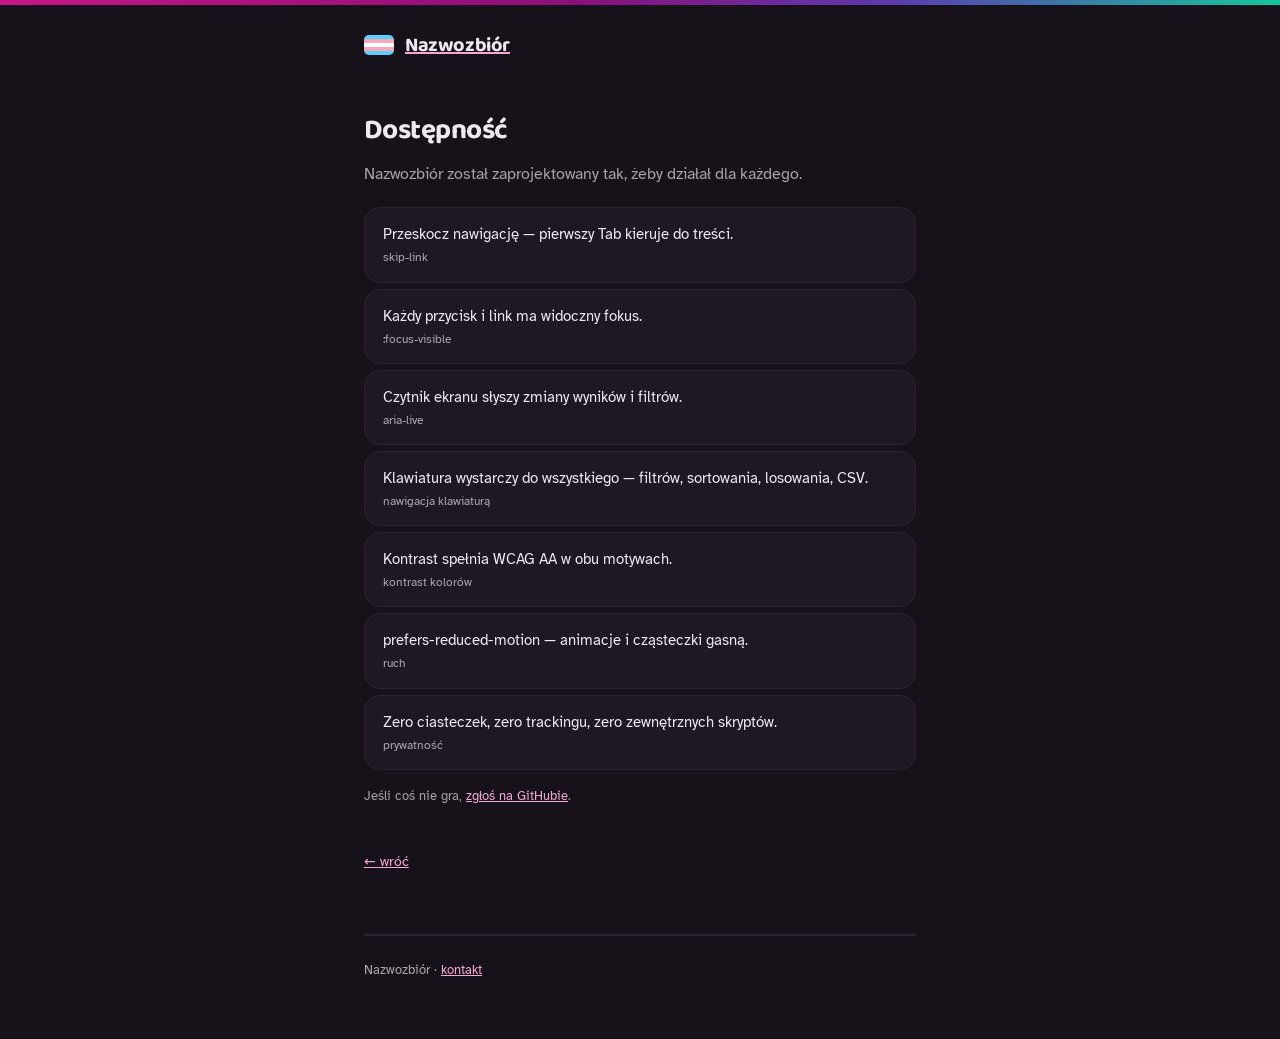
<file: dostepnosc.html>
<!DOCTYPE html>
<html lang="pl" data-theme="dark">
<head>
<meta charset="utf-8">
<meta name="viewport" content="width=device-width, initial-scale=1">
<title>Dostępność · Nazwozbiór</title>
<meta name="description" content="Deklaracja dostępności serwisu Nazwozbiór.">
<meta name="referrer" content="no-referrer-when-downgrade">
<link rel="preconnect" href="https://fonts.googleapis.com">
<link rel="preconnect" href="https://fonts.gstatic.com" crossorigin>
<link href="https://fonts.googleapis.com/css2?family=Baloo+2:wght@500;600;700;800&family=Atkinson+Hyperlegible:ital,wght@0,400;0,700;1,400&display=swap" rel="stylesheet" crossorigin>
<link rel="stylesheet" href="css/base.css">
<style>
:root{--maxw:600px}
.list{list-style:none;padding:0;display:grid;gap:6px}
.list li{background:var(--surface);border:1px solid var(--line);border-radius:var(--radius);padding:14px 18px;font-size:15px}
.list li span{display:block;color:var(--faint);font-size:12px;margin-top:2px}
</style>
</head>
<body>
<div class="brandbar"></div>
<div class="wrap">
  <div class="top">
    <a class="brand" href="index.html" aria-label="Nazwozbiór — strona główna">
      <span class="flag" aria-hidden="true"><i></i><i></i><i></i><i></i><i></i></span>
      <span class="brand-name">Nazwozbiór</span>
    </a>
  </div>

  <h1>Dostępność</h1>
  <p>Nazwozbiór został zaprojektowany tak, żeby działał dla każdego.</p>

  <ul class="list">
    <li>Przeskocz nawigację — pierwszy Tab kieruje do treści.<span>skip-link</span></li>
    <li>Każdy przycisk i link ma widoczny fokus.<span>:focus-visible</span></li>
    <li>Czytnik ekranu słyszy zmiany wyników i filtrów.<span>aria-live</span></li>
    <li>Klawiatura wystarczy do wszystkiego — filtrów, sortowania, losowania, CSV.<span>nawigacja klawiaturą</span></li>
    <li>Kontrast spełnia WCAG AA w obu motywach.<span>kontrast kolorów</span></li>
    <li>prefers-reduced-motion — animacje i cząsteczki gasną.<span>ruch</span></li>
    <li>Zero ciasteczek, zero trackingu, zero zewnętrznych skryptów.<span>prywatność</span></li>
  </ul>

  <p style="font-size:13px">Jeśli coś nie gra, <a href="https://github.com/barankiewicz/wymysl-imie-trans/issues">zgłoś na GitHubie</a>.</p>

  <a href="index.html" class="back">← wróć</a>

  <footer>
    <span>Nazwozbiór · <a href="kontakt.html">kontakt</a></span>
    </footer>
</div>
<script data-goatcounter="https://alcia1337.goatcounter.com/count" src="count.js"></script>
</body>
</html>
</file>
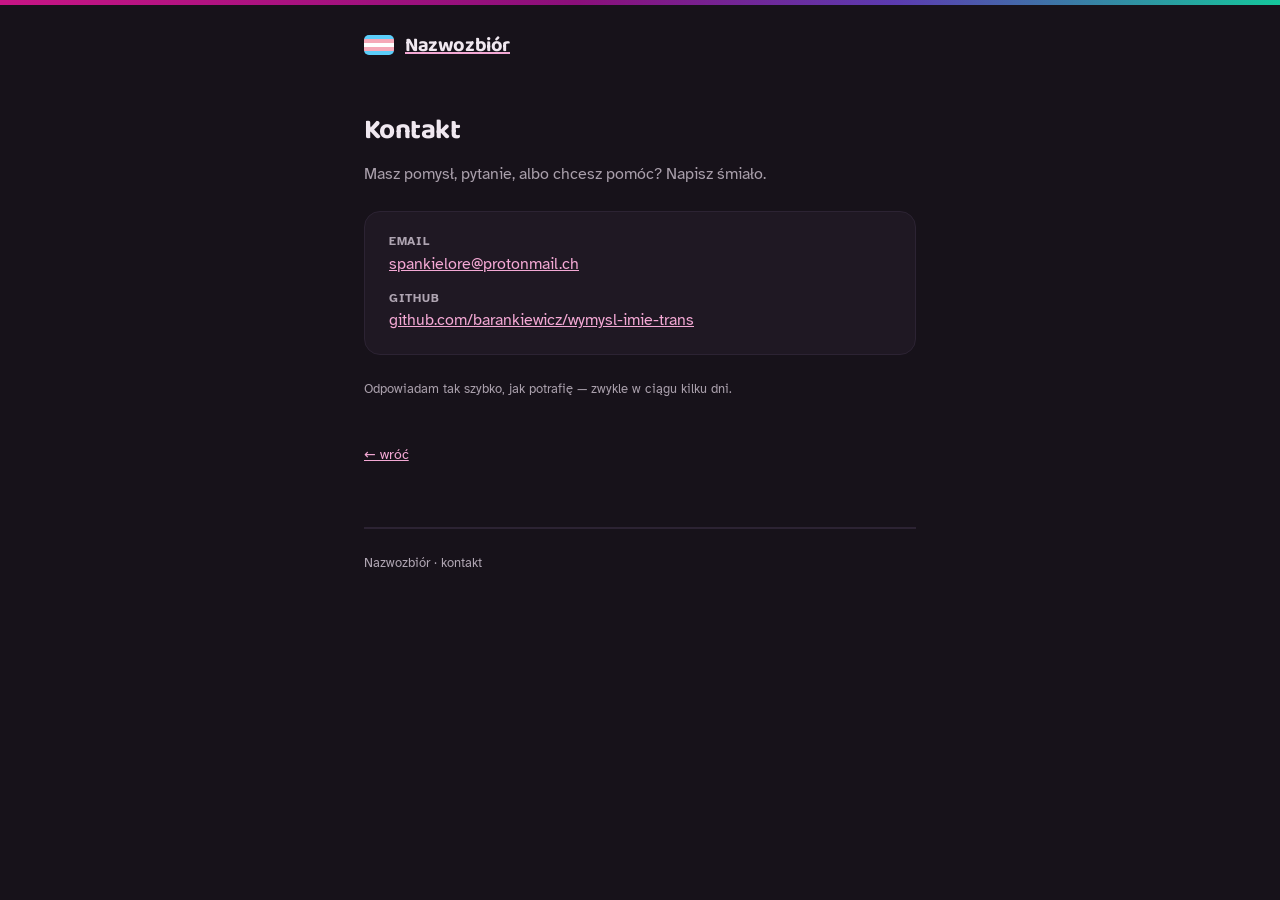
<file: kontakt.html>
<!DOCTYPE html>
<html lang="pl" data-theme="dark">
<head>
<meta charset="utf-8">
<meta name="viewport" content="width=device-width, initial-scale=1">
<title>Kontakt · Nazwozbiór</title>
<meta name="description" content="Kontakt z twórcami Nazwozbioru.">
<meta name="referrer" content="no-referrer-when-downgrade">
<link rel="preconnect" href="https://fonts.googleapis.com">
<link rel="preconnect" href="https://fonts.gstatic.com" crossorigin>
<link href="https://fonts.googleapis.com/css2?family=Baloo+2:wght@500;600;700;800&family=Atkinson+Hyperlegible:ital,wght@0,400;0,700;1,400&display=swap" rel="stylesheet" crossorigin>
<link rel="stylesheet" href="css/base.css">
<style>
/* strony poboczne — nadpisanie max-width i dodatkowe style */
:root{--maxw:600px}
.card{background:var(--surface);border:1px solid var(--line);border-radius:var(--radius);padding:20px 24px;margin:24px 0}
.card dt{color:var(--faint);font-size:12px;font-weight:700;text-transform:uppercase;letter-spacing:.06em}
.card dd{margin:0 0 12px;font-size:16px}
.card dd:last-child{margin-bottom:0}
</style>
</head>
<body>
<div class="brandbar"></div>
<div class="wrap">
  <div class="top">
    <a class="brand" href="index.html" aria-label="Nazwozbiór — strona główna">
      <span class="flag" aria-hidden="true"><i></i><i></i><i></i><i></i><i></i></span>
      <span class="brand-name">Nazwozbiór</span>
    </a>
  </div>

  <h1>Kontakt</h1>
  <p>Masz pomysł, pytanie, albo chcesz pomóc? Napisz śmiało.</p>

  <dl class="card">
    <dt>email</dt>
    <dd><a href="mailto:spankielore@protonmail.ch">spankielore@protonmail.ch</a></dd>
    <dt>GitHub</dt>
    <dd><a href="https://github.com/barankiewicz/wymysl-imie-trans" target="_blank" rel="noopener noreferrer">github.com/barankiewicz/wymysl-imie-trans</a></dd>
  </dl>

  <p style="font-size:13px">Odpowiadam tak szybko, jak potrafię — zwykle w ciągu kilku dni.</p>

  <a href="index.html" class="back">← wróć</a>

  <footer>
    <span>Nazwozbiór · kontakt</span>
    </footer>
</div>
<script data-goatcounter="https://alcia1337.goatcounter.com/count" src="count.js"></script>
</body>
</html>
</file>
<file: css/base.css>
/* ── Wspólne zmienne i reset dla stron pobocznych ── */
:root{
  --magenta:#c71585; --magenta-deep:#8b0f7a; --teal:#15c79c;
  --bg:#fdf6fb; --surface:#ffffff; --surface-2:#fbf3f9;
  --ink:#241b24; --muted:#6f6470; --faint:#6a5c6b;
  --line:#f0e2ec; --line-strong:#e3cfdd;
  --row-hover:#fdf0f8; --link:#a3107a; --accent:var(--magenta);
  --radius:16px; --maxw:600px;
  --font:"Atkinson Hyperlegible",ui-sans-serif,-apple-system,"Segoe UI",Roboto,system-ui,sans-serif;
  --display:"Baloo 2","Atkinson Hyperlegible",system-ui,sans-serif;
}
@media (prefers-color-scheme:dark){:root:not([data-theme="light"]){
  --bg:#17121a; --surface:#1f1823; --surface-2:#1a141f;
  --ink:#f0e8f0; --muted:#a99fab; --faint:#afa5b2;
  --line:#2c2333; --line-strong:#3a2f44;
  --row-hover:#251c2d; --link:#f3a8d4; --accent:#e64aa6;
}}
:root[data-theme="dark"]{
  --bg:#17121a; --surface:#1f1823; --surface-2:#1a141f;
  --ink:#f0e8f0; --muted:#a99fab; --faint:#afa5b2;
  --line:#2c2333; --line-strong:#3a2f44;
  --row-hover:#251c2d; --link:#f3a8d4; --accent:#e64aa6;
}
*{box-sizing:border-box}
html,body{margin:0;padding:0}
body{font-family:var(--font);color:var(--ink);background:var(--bg);line-height:1.6;
  -webkit-font-smoothing:antialiased;transition:background .3s,color .3s}
@media (prefers-reduced-motion:reduce){body{transition:none}}
a{color:var(--link)} a:hover{text-decoration:underline;text-underline-offset:2px}
:focus-visible{outline:3px solid var(--accent);outline-offset:2px;border-radius:4px}
.brandbar{height:5px;background:linear-gradient(90deg,var(--magenta),var(--magenta-deep) 45%,#5b3bb0 70%,var(--teal))}
.wrap{max-width:var(--maxw);margin:0 auto;padding:0 24px}
.top{display:flex;align-items:center;justify-content:space-between;padding:24px 0 0}
.brand{display:flex;align-items:center;gap:11px}
.flag{width:30px;height:20px;border-radius:5px;overflow:hidden;display:flex;flex-direction:column;
  box-shadow:0 0 0 1px var(--line-strong) inset}
.flag i{flex:1}
.flag i:nth-child(1){background:#5bcefa} .flag i:nth-child(2){background:#f5a9b8}
.flag i:nth-child(3){background:#fff} .flag i:nth-child(4){background:#f5a9b8} .flag i:nth-child(5){background:#5bcefa}
.brand-name{font-family:var(--display);font-weight:700;font-size:20px;color:var(--ink);
  text-decoration:none;letter-spacing:-.02em}
.brand-name:hover{text-decoration:none}
h1{font-family:var(--display);font-weight:700;font-size:28px;margin:48px 0 8px;letter-spacing:-.02em}
p{margin:0 0 20px;color:var(--muted)}
.back{display:inline-flex;align-items:center;gap:6px;margin-top:24px;font-size:14px}
footer{margin:60px 0 58px;padding-top:24px;border-top:2px solid var(--line);
  color:var(--faint);font-size:13px}
</file>
